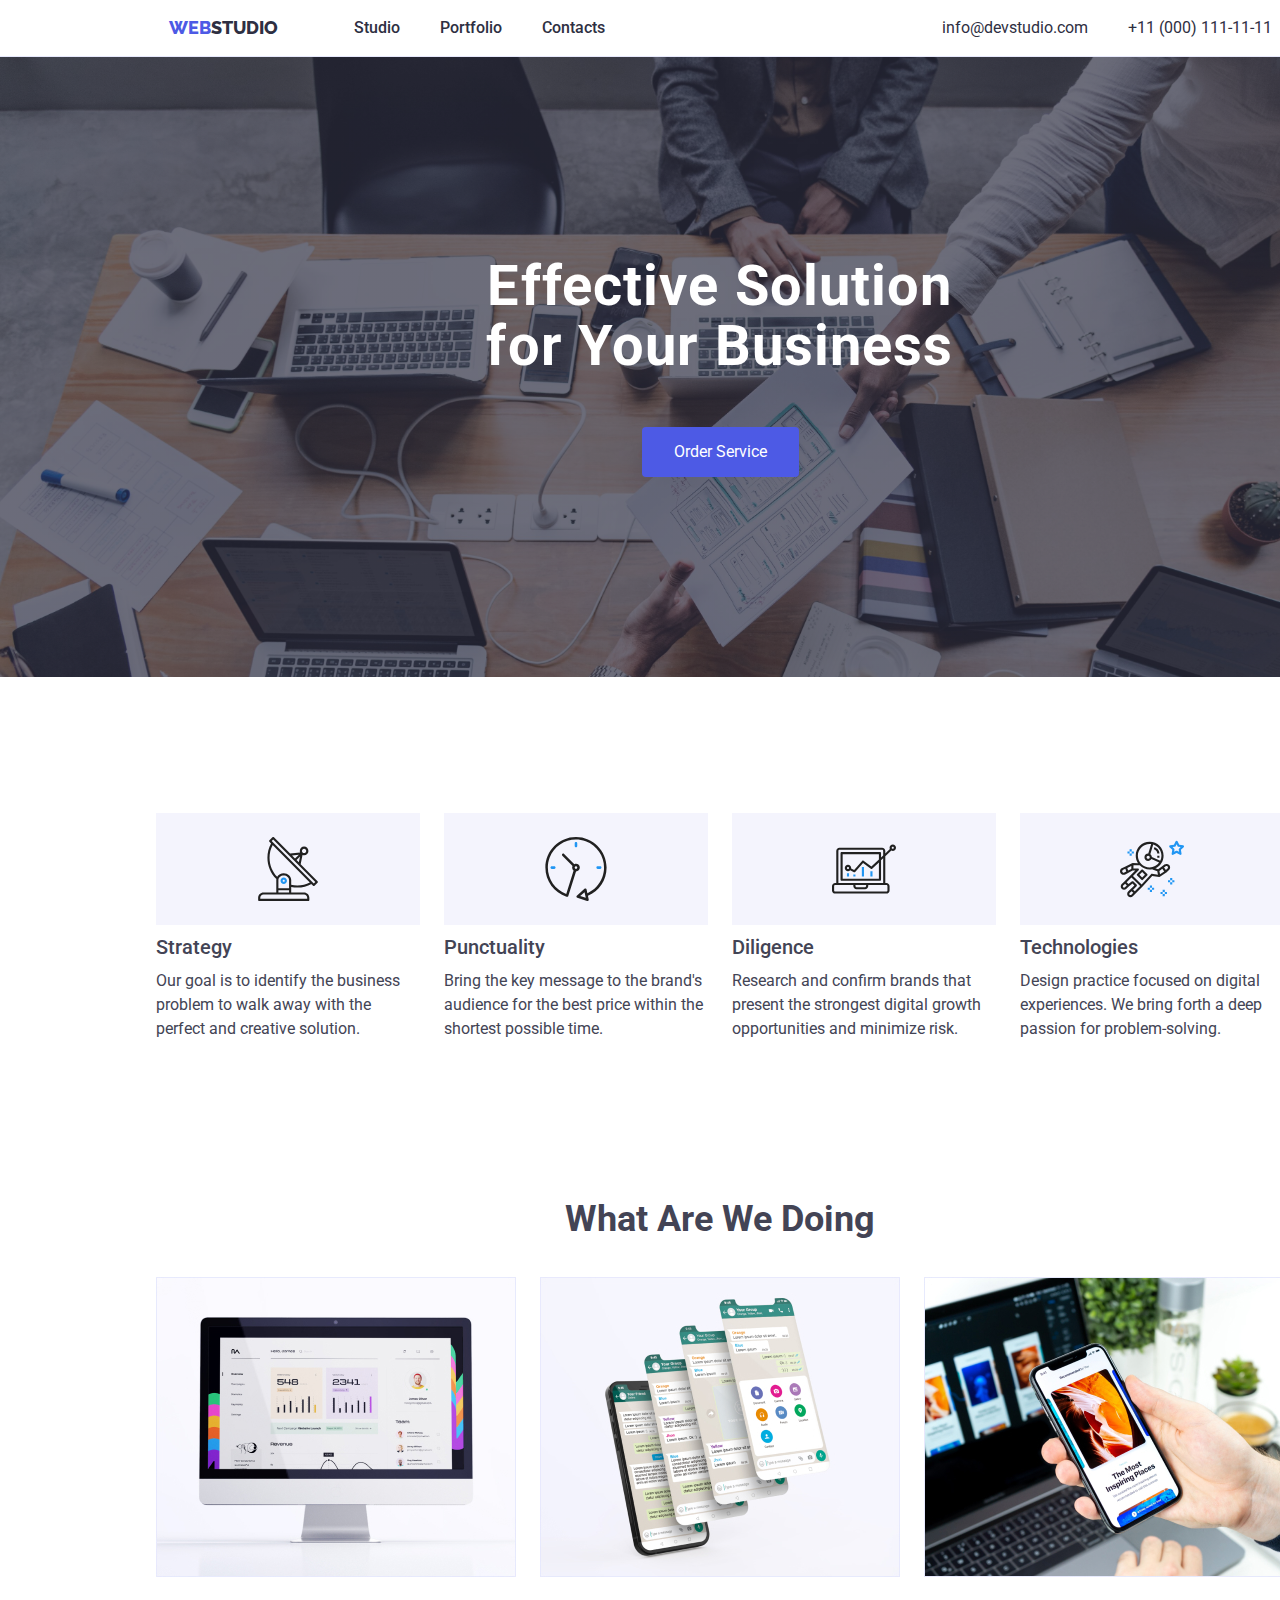
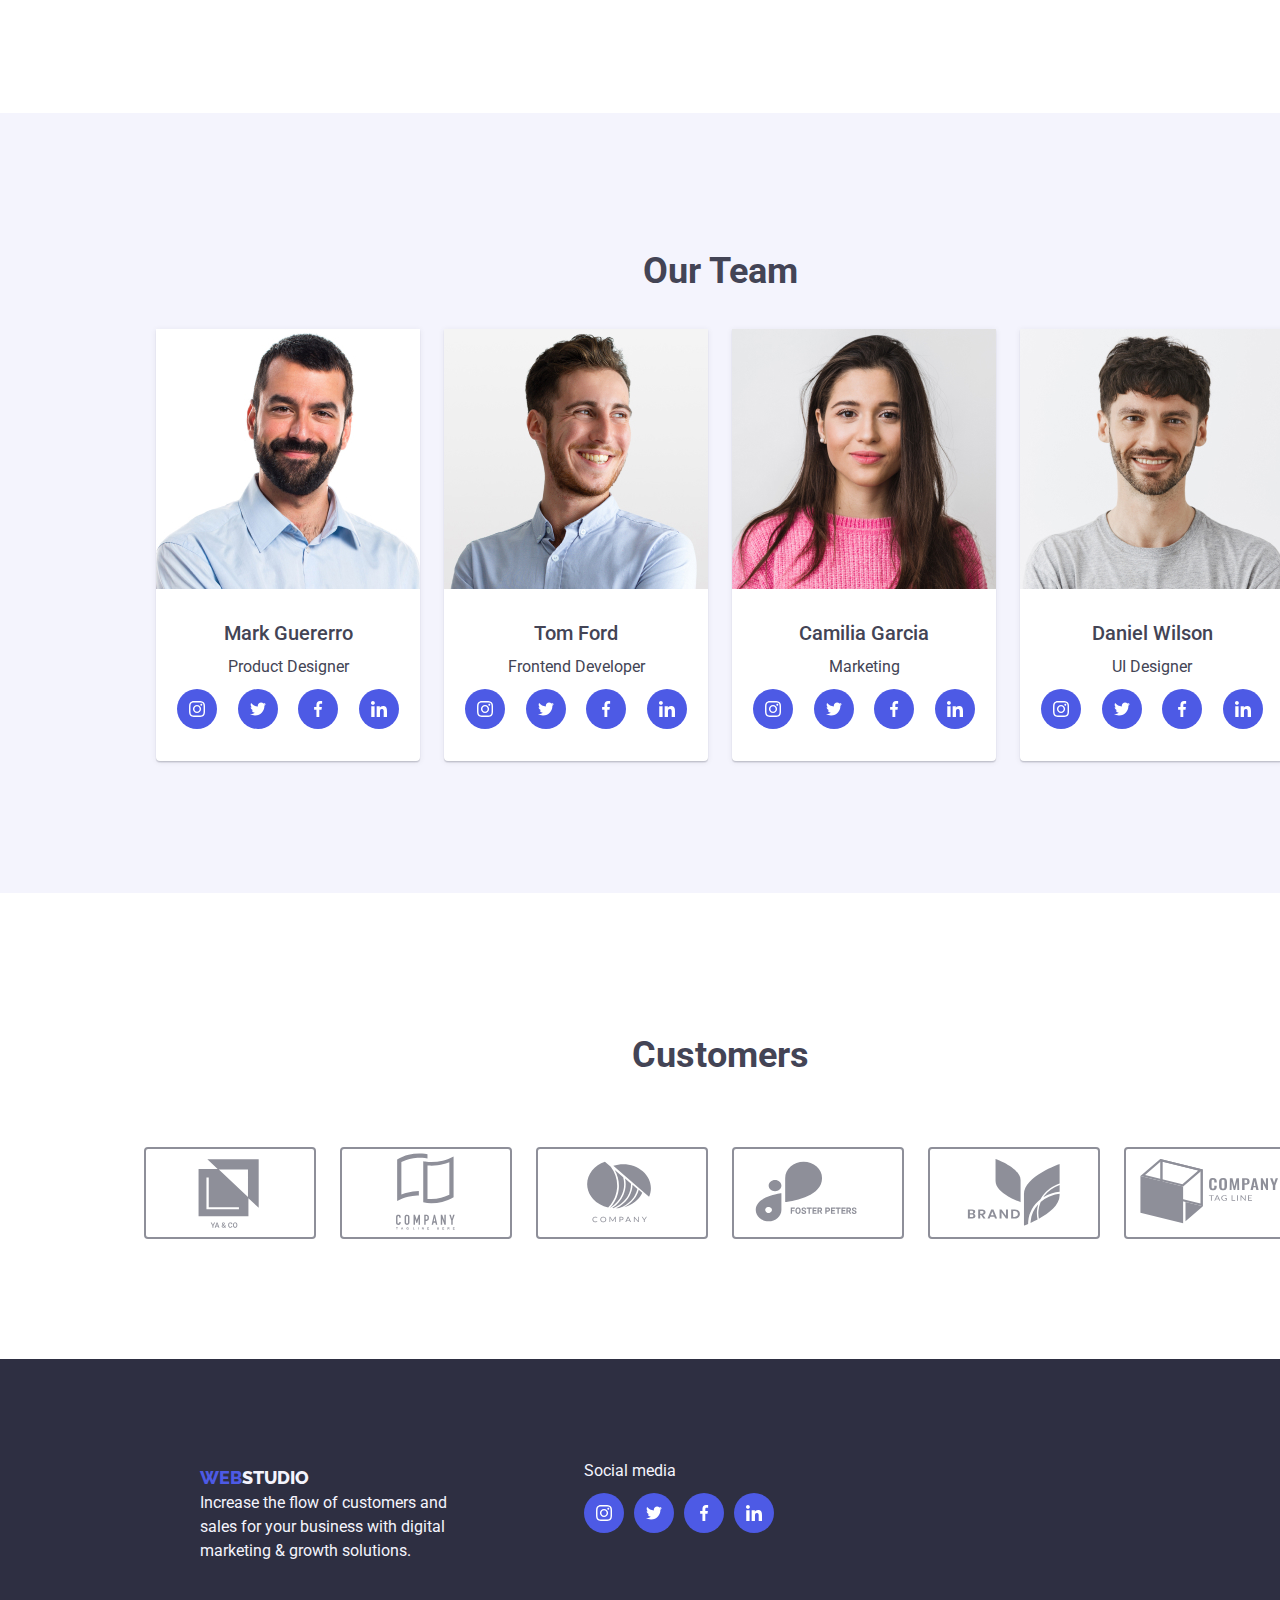
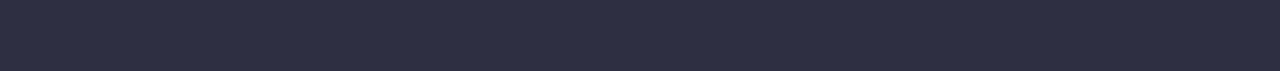
<file: index.html>
<!DOCTYPE html>
<html lang="en">
<head>
    <meta charset="UTF-8">
    <meta name="viewport" content="width=device-width, initial-scale=1.0">
    <title>Home Work 4</title>
    <link rel="stylesheet" href="https://cdnjs.cloudflare.com/ajax/libs/modern-normalize/1.0.0/modern-normalize.min.css" > 
    <link rel="stylesheet" href="./css/styles.css">
    <link rel="preconnect" href="https://fonts.googleapis.com">
    <link rel="preconnect" href="https://fonts.gstatic.com" crossorigin>
    <link href="https://fonts.googleapis.com/css2?family=Raleway:wght@800&family=Roboto:wght@400;500;700;900&display=swap"
    rel="stylesheet">
</head>
<body>
    <header class="header">
        <div class="header-box">
            <a href="webstudio" class="logo" id="logo-id"><span>WEB</span>STUDIO</a>
            <ul class="nav-list list">
                <li><a href="index.html" class="nav-link link">Studio</a></li>
                <li><a href="portfolio.html" class="nav-link link">Portfolio</a></li>
                <li><a href="contacts" class="nav-link link">Contacts</a></li>
            </ul>
        </div>
        <ul class="contact-list list">
            <li><a href="mailto:info@devstudio.com" class="contact-link link">info@devstudio.com</a></li>
            <li><a href="tel:+110001111111" class="contact-link link">+11 (000) 111-11-11</a></li>
        </ul>
    </header>
    <main class="main">
        <div class="hero">
            <h1>Effective Solution<br>for Your Business</h1>
            <button type="button" class="order-button button">Order Service</button>
        </div>
        <section class="service">
            <ul class="service-features list">
                <li class="service-li">
                    <div class="service-icon>">
                        <svg class="icon serv-icon">
                            <use xlink:href="./images/icons.svg#antenna-1"></use>
                        </svg>
                    </div>
                    <h3>Strategy</h3>
                    <p>Our goal is to identify the business problem to walk away with the perfect and creative solution.</p>
                </li>
                <li class="service-li">
                    <div class="service-icon>">
                        <svg class="icon serv-icon">
                            <use xlink:href="./images/icons.svg#clock-1"></use>
                        </svg>
                     </div>
                    <h3>Punctuality</h3>
                    <p>Bring the key message to the brand's audience for the best price within the shortest possible time.</p>
                </li>
                <li class="service-li">
                    <div class="service-icon>">
                        <svg class="icon serv-icon">
                            <use xlink:href="./images/icons.svg#diagram-1"></use>
                        </svg>
                     </div>
                    <h3>Diligence</h3>
                    <p>Research and confirm brands that present the strongest digital growth opportunities and minimize risk.</p>
                </li>
                <li class="service-li">
                    <div class="service-icon>">
                        <svg class="icon serv-icon">
                            <use xlink:href="./images/icons.svg#astronaut-1"></use>
                        </svg>
                     </div>
                    <h3>Technologies</h3>
                    <p>Design practice focused on digital experiences. We bring forth a deep passion for problem-solving.</p>
                </li>
            </ul>
        </section>
        <section class="platform">
            <h2>What are we doing</h2>
            <ul class="platform-types list">
                <li><img src="images/image1.jpg" alt="desktop image" height="300" width="360" class="pics"></li>
                <li><img src="images/image2.jpg" alt="mobile image" height="300" width="360" class="pics"></li>
                <li><img src="images/image3.jpg" alt="tablet image" height="300" width="360" class="pics"></li>
            </ul>
        </section>
        <section class="team">
            <h2>Our Team</h2>
            <ul class="team-members list">
            <li class="team-card">   
                <img src="images/mark.jpg" alt="Photo of Product Designer" class="pics" height="260" width="264">
                <div class="team-profile">
                    <h3>Mark Guererro</h3>
                    <p>Product Designer</p>
                    <div class="social-media">
                        <a class="icon-container">
                            <svg class="icon">
                                <use xlink:href="./images/icons.svg#instagram-2"></use>
                            </svg>
                        </a>
                        <a class="icon-container">
                            <svg class="icon">
                                <use xlink:href="./images/icons.svg#twitter-1"></use>
                            </svg>
                        </a>
                        <a class="icon-container">
                            <svg class="icon">
                                <use xlink:href="./images/icons.svg#facebook-1"></use>
                            </svg>
                        </a>
                        <a class="icon-container">
                            <svg class="icon">
                                <use xlink:href="./images/icons.svg#linkedin-1"></use>
                            </svg>
                        </a>
                    </div>
                </div>
            </li>
            <li class="team-card">
                <img src="images/tom.jpg" alt="Photo of Frontend Developer" class="pics" height="260" width="264">
                <div class="team-profile">
                    <h3>Tom Ford</h3>
                    <p>Frontend Developer</p>
                    <div class="social-media">
                        <a class="icon-container">
                            <svg class="icon">
                                <use xlink:href="./images/icons.svg#instagram-2"></use>
                            </svg>
                        </a>
                        <a class="icon-container">
                            <svg class="icon">
                                <use xlink:href="./images/icons.svg#twitter-1"></use>
                            </svg>
                        </a>
                        <a class="icon-container">
                            <svg class="icon">
                                <use xlink:href="./images/icons.svg#facebook-1"></use>
                            </svg>
                        </a>
                        <a class="icon-container">
                            <svg class="icon">
                                <use xlink:href="./images/icons.svg#linkedin-1"></use>
                            </svg>
                        </a>
                    </div>
                </div>
            </li>
            <li class="team-card">
                <img src="images/camilia.jpg" alt="Photo of Marketing" class="pics" height="260" width="264">
                <div class="team-profile">
                    <h3>Camilia Garcia</h3>
                    <p>Marketing</p>
                    <div class="social-media">
                        <a class="icon-container">
                            <svg class="icon">
                                <use xlink:href="./images/icons.svg#instagram-2"></use>
                            </svg>
                        </a>
                        <a class="icon-container">
                            <svg class="icon">
                                <use xlink:href="./images/icons.svg#twitter-1"></use>
                            </svg>
                        </a>
                        <a class="icon-container">
                            <svg class="icon">
                                <use xlink:href="./images/icons.svg#facebook-1"></use>
                            </svg>
                        </a>
                        <a class="icon-container">
                            <svg class="icon">
                                <use xlink:href="./images/icons.svg#linkedin-1"></use>
                            </svg>
                        </a>
                    </div>
                </div>
            </li>
            <li class="team-card">
                <img src="images/daniel.jpg" alt="Photo of UI Designer" class="pics" height="260" width="264">
                <div class="team-profile">
                    <h3>Daniel Wilson</h3>
                    <p>UI Designer</p>
                    <div class="social-media">
                        <a class="icon-container">
                            <svg class="icon">
                                <use xlink:href="./images/icons.svg#instagram-2"></use>
                            </svg>
                        </a>
                        <a class="icon-container">
                            <svg class="icon">
                                <use xlink:href="./images/icons.svg#twitter-1"></use>
                            </svg>
                        </a>
                        <a class="icon-container">
                            <svg class="icon">
                                <use xlink:href="./images/icons.svg#facebook-1"></use>
                            </svg>
                        </a>
                        <a class="icon-container">
                            <svg class="icon">
                                <use xlink:href="./images/icons.svg#linkedin-1"></use>
                            </svg>
                        </a>
                    </div>
                </div>
            </li>
            </ul>
        </section>
        <section class="clients">
            <h2>Customers</h2>
            <div class="clients-logo">
                <a class="client-icon">
                    <svg class="icon icon-client">
                        <use xlink:href="./images/icons.svg#Logo-11"></use>
                    </svg>
                </a>
                <a class="client-icon">
                    <svg class="icon icon-client">
                        <use xlink:href="./images/icons.svg#Logo-22"></use>
                    </svg>
                </a>
                <a class="client-icon">
                    <svg class="icon icon-client">
                        <use xlink:href="./images/icons.svg#Logo-33"></use>
                    </svg>
                </a>
                <a class="client-icon">
                    <svg class="icon icon-client">
                        <use xlink:href="./images/icons.svg#Logo-44"></use>
                    </svg>
                </a>
                <a class="client-icon">
                    <svg class="icon icon-client">
                        <use xlink:href="./images/icons.svg#Logo-55"></use>
                    </svg>
                </a>
                <a class="client-icon">
                    <svg class="icon icon-client">
                        <use xlink:href="./images/icons.svg#Logo-66"></use>
                    </svg>
                </a>
            </div>   
        </section>
    </main>
    <footer class="footer">
        <div class="footer-text>">
            <a href="webstudio" class="logo" id="logo-footer"><span>WEB</span>STUDIO</a>
            <p>Increase the flow of customers and sales for your business with digital marketing & growth solutions.</p>
        </div>
        <div class="footer-socialmedia">
            <p>Social media</p>
            <div class="social-media">
                <a class="icon-container">
                    <svg class="icon">
                        <use xlink:href="./images/icons.svg#instagram-2"></use>
                    </svg>
                </a>
                <a class="icon-container">
                    <svg class="icon">
                        <use xlink:href="./images/icons.svg#twitter-1"></use>
                    </svg>
                </a>
                <a class="icon-container">
                    <svg class="icon">
                        <use xlink:href="./images/icons.svg#facebook-1"></use>
                    </svg>
                </a>
                <a class="icon-container">
                    <svg class="icon">
                        <use xlink:href="./images/icons.svg#linkedin-1"></use>
                    </svg>
                </a>
            </div>
        </div>
    </footer>
</body>
</html>
</file>
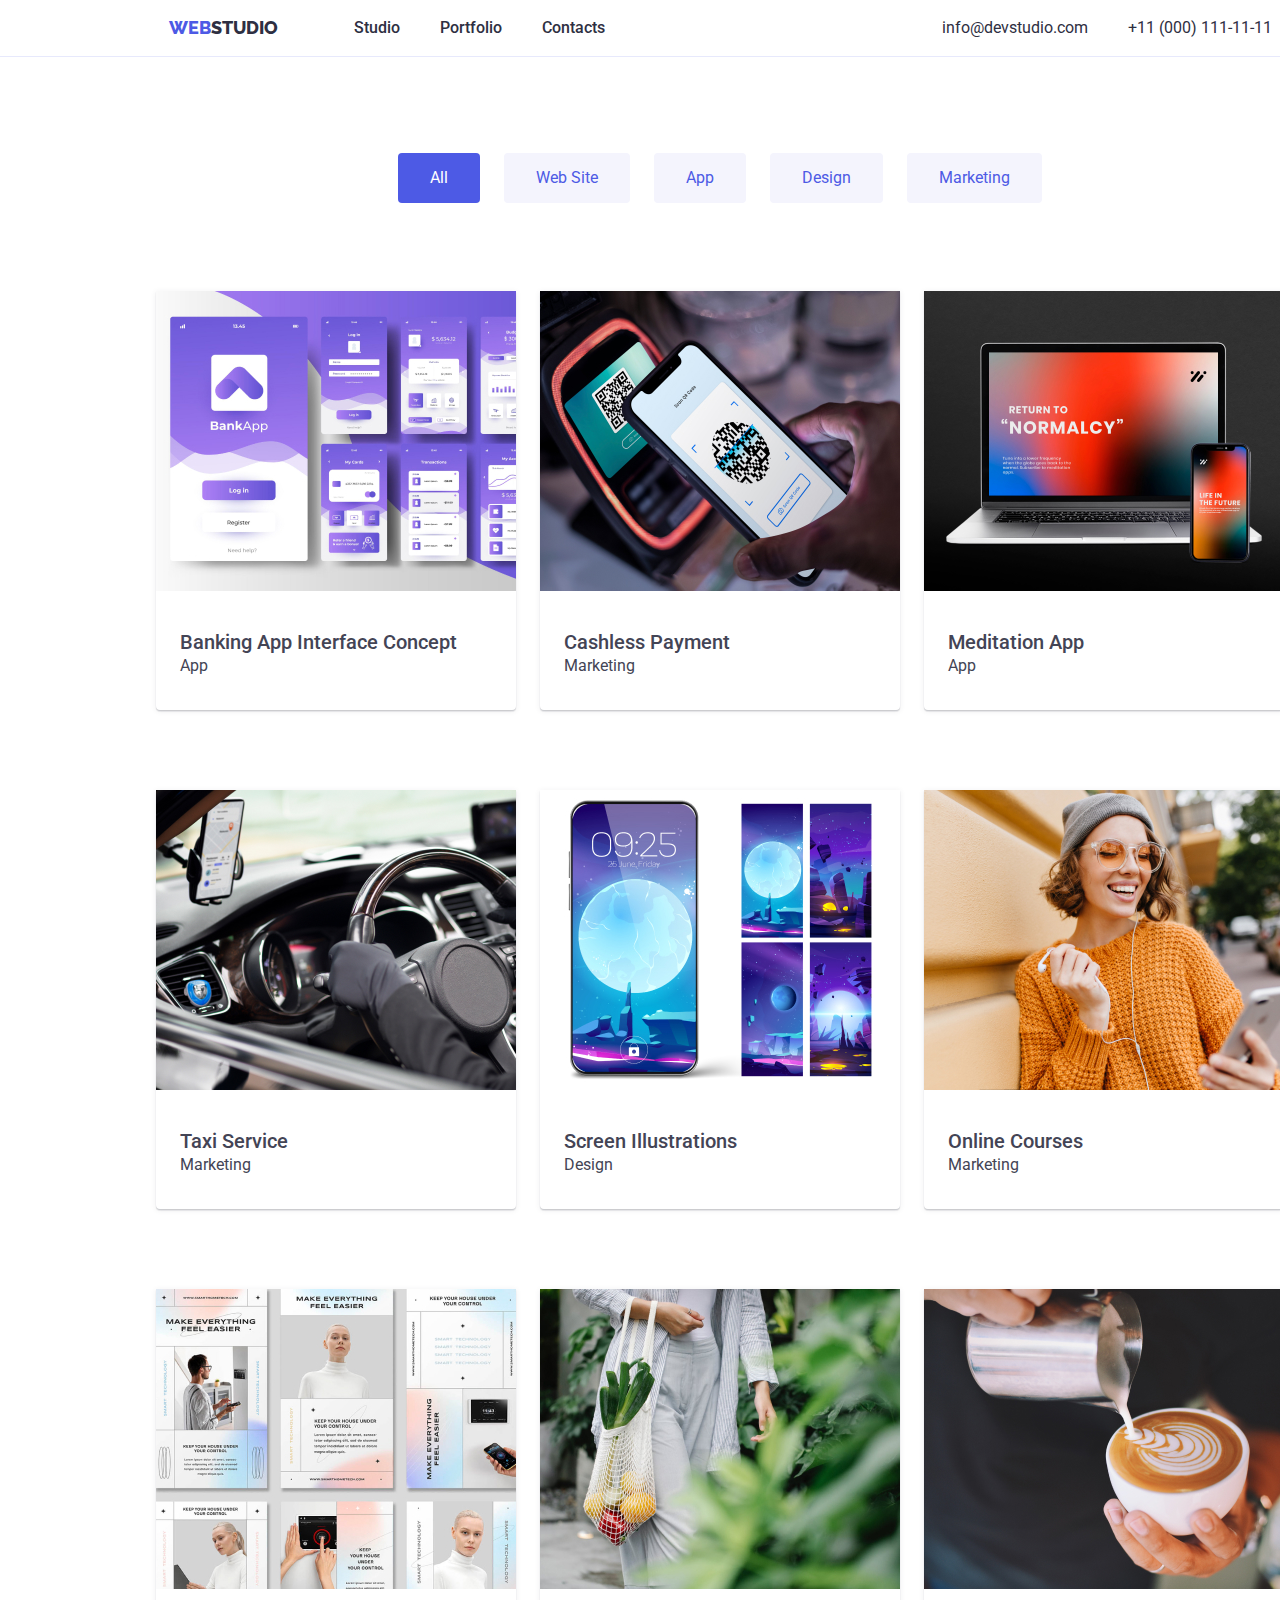
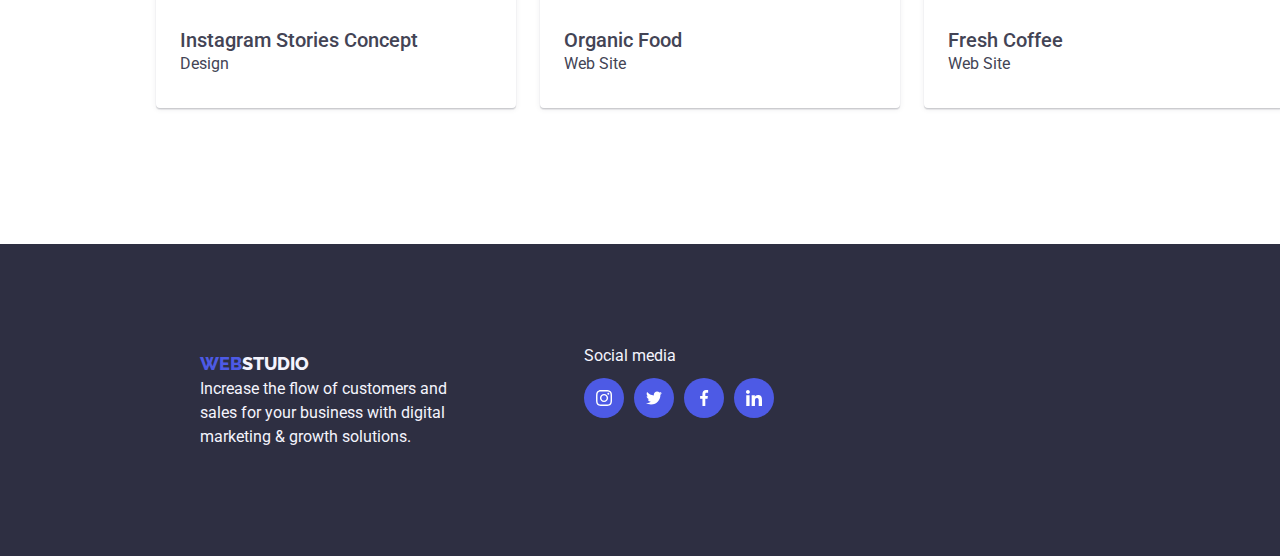
<file: portfolio.html>
<!DOCTYPE html>
<html lang="en">
<head>
    <meta charset="UTF-8">
    <meta name="viewport" content="width=device-width, initial-scale=1.0">
    <title>Home Work 4 Portfolio</title>
    <link rel="stylesheet" href="https://cdnjs.cloudflare.com/ajax/libs/modern-normalize/1.0.0/modern-normalize.min.css" >
    <link rel="stylesheet" href="./css/styles.css">
    <link rel="preconnect" href="https://fonts.googleapis.com">
    <link rel="preconnect" href="https://fonts.gstatic.com" crossorigin>
    <link href="https://fonts.googleapis.com/css2?family=Raleway:wght@800&family=Roboto:wght@400;500;700;900&display=swap"
        rel="stylesheet">
</head>
<body>
    <header class="header">
        <div class="header-box">
            <a href="webstudio" class="logo" id="logo-id"><span>WEB</span>STUDIO</a>
            <ul class="nav-list list">
                <li><a href="index.html" class="nav-link link">Studio</a></li>
                <li><a href="portfolio.html" class="nav-link link">Portfolio</a></li>
                <li><a href="contacts" class="nav-link link">Contacts</a></li>
            </ul>
        </div>
        <ul class="contact-list list">
            <li><a href="mailto:info@devstudio.com" class="contact-link link">info@devstudio.com</a></li>
            <li><a href="tel:+110001111111" class="contact-link link">+11 (000) 111-11-11</a></li>
        </ul>
    </header>
    <main>
        <section class="section-filter section">
            <ul class="filter list">
                <li><button type="button" class="filter-button-all button">All</button></li>
                <li><button type="button" class="filter-button button">Web Site</button></li>
                <li><button type="button" class="filter-button button">App</button></li>
                <li><button type="button" class="filter-button button">Design</button></li>
                <li><button type="button" class="filter-button button">Marketing</button></li>
            </ul>
        </section>
        <section class="section-one section">
            <ul class="section-list list">
                <li class="section-card">
                    <img src="images/banking.jpg" alt="Banking App Interface Concept" height="300" width="360">                   <h3>Banking App Interface Concept</h3>
                    <p>App</p>
                </li>
                <li class="section-card">
                    <img src="images/cashless.jpg" alt="Cashless Payment" height="300" width="360">
                    <h3>Cashless Payment</h3>
                    <p>Marketing</p>
                </li>
                <li class="section-card">
                    <img src="images/mediation.jpg" alt="Meditation App" height="300" width="360">
                    <h3>Meditation App</h3>
                    <p>App</p>
                </li>
            </ul>
        </section>
        <section class="section-two section">
            <ul class="section-list list">
                <li class="section-card">
                    <img src="images/taxi.jpg" alt="Taxi Service" height="300" width="360">
                    <h3>Taxi Service</h3>
                    <p>Marketing</p>
                </li>
                <li class="section-card">
                    <img src="images/screen.jpg" alt="Screen Illustrations" height="300" width="360">
                    <h3>Screen Illustrations</h3>
                    <p>Design</p>
                </li>
                <li class="section-card">
                    <img src="images/online.jpg" alt="Online Courses" height="300" width="360">
                    <h3>Online Courses</h3>
                    <p>Marketing</p>
                </li>
            </ul>
        </section>
        <section class="section-three section">
            <ul class="section-list list">
                <li class="section-card">
                    <img src="images/instagram.jpg" alt="Instagram Stories Concept" height="300" width="360">
                    <h3>Instagram Stories Concept</h3>
                    <p>Design</p>
                </li>
                <li class="section-card">
                    <img src="images/organic.jpg" alt="Organic Food" height="300" width="360">
                    <h3>Organic Food</h3>
                    <p>Web Site</p>
                </li>
                <li class="section-card">
                    <img src="images/fresh.jpg" alt="Fresh Coffee" height="300" width="360">
                    <h3>Fresh Coffee</h3>
                    <p>Web Site</p>
                </li>
            </ul>
        </section>
    </main>
    <footer class="footer">
        <div class="footer-text>">
            <a href="webstudio" class="logo" id="logo-footer"><span>WEB</span>STUDIO</a>
            <p>Increase the flow of customers and sales for your business with digital marketing & growth solutions.</p>
        </div>
        <div class="footer-socialmedia">
            <p>Social media</p>
            <div class="social-media">
                <a class="icon-container">
                    <svg class="icon">
                        <use xlink:href="./images/icons.svg#instagram-2"></use>
                    </svg>
                </a>
                <a class="icon-container">
                    <svg class="icon">
                        <use xlink:href="./images/icons.svg#twitter-1"></use>
                    </svg>
                </a>
                <a class="icon-container">
                    <svg class="icon">
                        <use xlink:href="./images/icons.svg#facebook-1"></use>
                    </svg>
                </a>
                <a class="icon-container">
                    <svg class="icon">
                        <use xlink:href="./images/icons.svg#linkedin-1"></use>
                    </svg>
                </a>
            </div>
        </div>
    </footer>
</body>
</html>
</file>
<file: css/styles.css>
:root {
    --CORNFLOWER: #E7E9FC;      /*Accent*/
    --WHITE: #FFF;              /*White background*/
    --SLATE: #434455;           /*Text*/
    --LIGHT-SLATE: #8E8F99;     /*Subtle text*/
    --NAVY-BLUE: #2E2F42;       /*Dark*/
    --IRIS: #4D5AE5;            /*Primary brand*/
    --CLOUD: #F4F4FD;           /*Light*/
    --OCEAN: #404BBF;           /*Pressed state*/
    --GREEN: #31D0AA;           /*Success*/
    --DAIRY: #FCFCFC;           /*Modal background*/
}

body {
    font-family: 'Roboto', sans-serif;
    color: var(--SLATE);
    font-size: 16px;
    font-style: normal;
    font-weight: 400;
    line-height: 24px;
    letter-spacing: 2%;
    background-color: var(--WHITE);
    min-height: 100vh;
    display: flex;
    flex-direction: column;
    width: 1440px;
    margin: 0 auto;
}

.list {
    list-style: none;
    padding-left: 0;
}

h1 {
    width: 496px;
    text-align: center;
    font-size: 56px;
    font-style: normal;
    font-weight: 700;
    line-height: 107.143%;
    letter-spacing: 1.12px;
    margin:0%
}

h2 {
    font-size: 36px;
    font-weight: 700;
    text-transform: capitalize;
    
}

h3 {
    font-size: 20px;
    font-weight: 500;
    margin: 0;
}

p {
    margin:0;
}

/*Header or top section*/
.header {
    /* height: 72px; */
    flex-shrink: 0;
    display: flex;
    justify-content: space-around;
    align-items: center;
    border-bottom: 1px solid var(--CORNFLOWER);
}

/*header-box - means to group logo and navigation, needed if want the group to be on top left*/    
.header-box{
    display: flex;
    justify-content: space-between;
    align-items: center;
    gap: 76px;
}

/*Logo*/
.logo {
    font-family: Raleway;
    font-style: normal;
    font-size: 18px;
    font-weight: 800;
    text-decoration: none;
    text-transform: uppercase;
}

.logo span {
    color: var(--IRIS);
}

#logo-id {
    color: var(--NAVY-BLUE);
}

#logo-footer {
    color: var(--CLOUD);
}

/*Navigation - part of top section*/
.nav-list {
    display: flex;
    gap: 40px;
    color: var(--NAVY-BLUE);
    font-weight: 500;
}

/*contact-list - part of top section*/
.contact-list {
    display: flex;
    gap: 40px;
    color: var(--SLATE);
}

.link {
    text-decoration: none;
    color: var(--NAVY-BLUE);
}

.link:hover,
.link:focus {
    color: var(--OCEAN);
}

.nav-list .link:hover,
.nav-list .link:focus {
    text-decoration-line: underline;
}

/*Hero section*/
.hero {
    display: flex;
    flex-direction: column;
    justify-content: center;
    align-items: center;
    background-color: var(--NAVY-BLUE);
    background: linear-gradient(to bottom,
    rgba(46, 47, 66, 0.70),
    rgba(46, 47, 66, 0.70)),
    url(../images/people-office1.jpg);
    background-size: cover;
    /* height: 600px; */
    resize: both;
    color: var(--WHITE);
    padding-top: 200px;
    padding-bottom: 200px;
    gap: 50px;
}

.button {
    padding: 16px 32px;
    gap: 10px;
    border-radius: 4px;
    background-color: var(--IRIS);
    color: var(--WHITE);
    border: 0;
}

.button:hover,
.button:focus {
    background-color: var(--OCEAN);
    cursor: pointer;
    box-shadow: 0 4px 8px 0 rgba(0, 0, 0, 0.2), 0 6px 20px 0 rgba(0, 0, 0, 0.19);
}

/*Service section or section 1*/
.service {
    /* height: 224px; */
    justify-content: center;
    align-items: center;
    margin: 120px 156px;
    display: flex;
}

.service-features {
    display: flex;
    gap: 24px;
}

.icon {
    display: inline-block;
    stroke-width: 0;
    stroke: currentColor;
    fill: currentColor;
}

.serv-icon{
    width: 64px;
    height: 64px;
}

.service-li div {
    display: flex;
    background-color: var(--CLOUD);
    justify-content: center;
    padding: 24px 100px;
}

  .service-li{
    display: flex;
    flex-direction: column;
    gap: 10px;
  }

/*Platform section or section 2*/
.platform {
    /* height: 412px; */
    margin: 0px 156px 120px;
    display: flex;
    flex-direction: column;
    justify-content: center;
    align-items: center;
    /* gap:72px; */
}

.platform-types {
    display: flex;
    gap: 24px;

}

.pics {
    display: block;
}

/*Team section or Section 3*/
.team {
    height: 780px;
    background-color: var(--CLOUD);
    display: flex;
    flex-direction: column;
    justify-content: center;
    align-items: center;
    border-bottom: 120px;
}

.team-card:hover, .team-card:focus {
    box-shadow: 0 4px 8px 0 rgba(0, 0, 0, 0.2), 0 6px 20px 0 rgba(0, 0, 0, 0.19);
}

.team-members {
    display: flex;
    gap: 24px;
    text-align: center;
}

.team-card {
    margin: 0 auto;
    background-color: var(--WHITE);
    display: inline-block;
    /* height: 428px; */
    /* padding-bottom: 32px; */
    border-radius: 0px 0px 4px 4px;
    box-shadow: 0px 2px 1px 0px rgba(46, 47, 66, 0.08), 
                0px 1px 1px 0px rgba(46, 47, 66, 0.16), 
                0px 1px 6px 0px rgba(46, 47, 66, 0.08);
}

.team-profile {
    display: flex;
    flex-direction: column;
    padding-top: 32px;
    padding-bottom: 32px;
    gap: 10px;
}

.clients {
    /* height: 200px; */
    margin: 120px 156px;
    display: flex;
    flex-direction: column;
    justify-content: center;
    align-items: center;
    gap: 50px;
}
.clients-logo {
    display: flex;
    gap: 24px;
}

.client-icon {
    display: flex;
    border: 2px solid var(--LIGHT-SLATE);
    border-radius: 4px;
}

.client-icon:hover,
.client-icon:focus {
border-color: var(--OCEAN);
box-shadow: 0 4px 8px 0 rgba(0, 0, 0, 0.2), 0 6px 20px 0 rgba(0, 0, 0, 0.19);
}

.client-icon .icon {
    fill: var(--LIGHT-SLATE);
    width: 168px;
    height: 88px;
}

.client-icon .icon:hover,
.client-icon .icon:focus {
    fill: var(--OCEAN);
}

.client-icon svg{
    fill: var(--OCEAN);
}

.footer {
    display: flex;
    background-color: var(--NAVY-BLUE);
    color: var(--CLOUD);
    /* height: 312px; */
    flex-shrink: 0;
    justify-content:flex-start;
    align-items: center;
    padding-top: 100px;
    padding-left: 200px;
    padding-bottom: 100px;
    gap: 120px
}

.footer p {
    width: 264px;;
}

.footer-text {
    display: flex;
    flex-direction: column;
    height: 112px;
}

/*Portfolio*/

.section {
    box-sizing: border-box;
    /* width: 1440px; */
    /* height: 732px; */
    flex-shrink: 0;
    background-color: var(--WHITE);
    display: flex;
    justify-content:space-evenly;
    align-items: center;
}

.section-card {
    box-sizing: border-box;
    margin: 0 auto;
    background-color: var(--WHITE);
    display: inline-block;
    gap: 20px;
    border-radius: 0px 0px 4px 4px;
    box-shadow: 0px 2px 1px 0px rgba(46, 47, 66, 0.08),
            0px 1px 1px 0px rgba(46, 47, 66, 0.16),
            0px 1px 6px 0px rgba(46, 47, 66, 0.08);
}

.section-card h3 {
    margin-top: 32px;
    margin-left: 24px;
}

.section-card p {
    margin-left: 24px;
    margin-bottom: 32px;
}

.section-list {
    display: flex;
    gap: 24px;
}

.filter {
    display: flex;
    gap: 24px;
    justify-content: center;
    width: auto 586px;
    height: auto 48px;
    margin-top: 96px;
    margin-bottom: 72px;
    background-color: var(--WHITE);
}

.filter-button {
    background-color: var(--CLOUD);
    /* box-shadow: 0px 4px 4px 0px rgba(255, 255, 255, 0.5); */
    color: var(--IRIS);
}

.filter-button:hover,
.filter-button:focus {
    background-color: var(--CORNFLOWER);
    border-radius: 4px;
    /* box-shadow: 0px 4px 4px 0px rgba(255, 255, 255, 0.75); */
    cursor: pointer;
}

.section-one {
    box-sizing: border-box;
    display: flex;
    gap: 24px;
    justify-content: center;
    width: auto 1128px;
    height: auto 420px;
    margin: 0 156px 48px;
}

.section-two {
    box-sizing: border-box;
    display: flex;
    gap: 24px;
    justify-content: center;
    width: auto 1128px;
    height: auto 420px;
    margin: 0 156px 48px;
}

.section-three {
    box-sizing: border-box;
    display: flex;
    gap: 24px;
    justify-content: center;
    width: auto 1128px;
    height: auto 420px;
    margin: 0 156px 120px;
}

.section-card:hover, .section-card:focus {
    box-shadow: 0 4px 8px 0 rgba(0, 0, 0, 0.2), 0 6px 20px 0 rgba(0, 0, 0, 0.19);
}

.social-media{
    display: flex;
    justify-content: space-evenly;
}

.icon-container {
    display: flex;
    height: 40px;
    width: 40px;
    background-color: var(--IRIS);
    border-radius: 50%;
    justify-content: center;
    align-items: center;
}

.team-profile .icon-container:hover,
.team-profile.icon-container:focus {
    background-color: var(--GREEN);
}

.icon-container .icon{
    fill: var(--WHITE);
    height: 16px;
    width: 16px;
}

.footer-socialmedia {
    height: 112px;
    display: flex;
    flex-direction: column;
    gap: 10px;
    /* align-content: space-between; */
}

.footer-socialmedia div {
    justify-content: start;
    gap: 10px;
}
</file>
